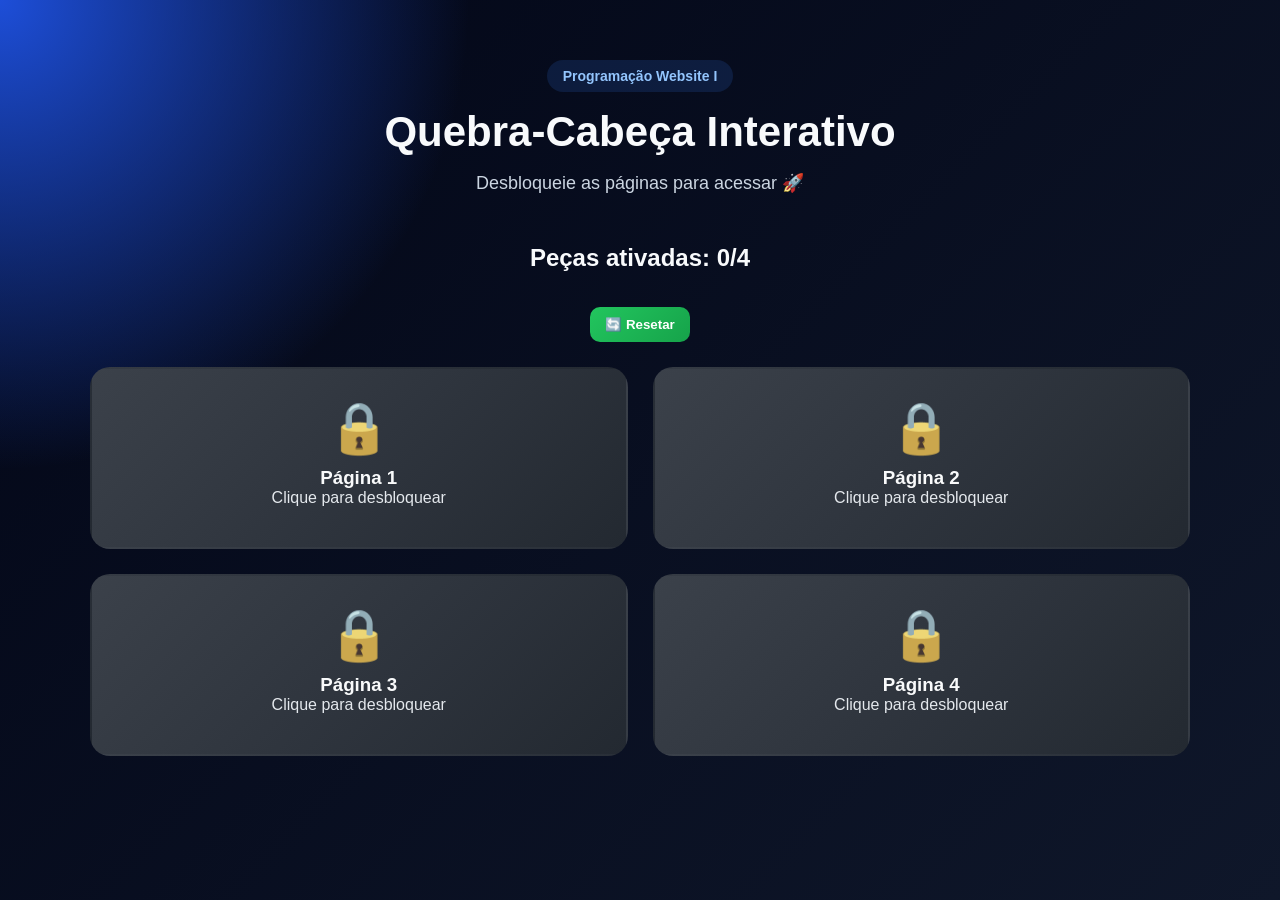
<file: index.html>
<!DOCTYPE html>
<html lang="pt-BR">
<head>
  <meta charset="UTF-8">
  <meta name="viewport" content="width=device-width, initial-scale=1.0">
  <title>Quebra-Cabeça Interativo</title>
  <link rel="stylesheet" href="css/style.css">
</head>
<body>

  <main class="container">

    <section class="hero">
      <p class="tag">Programação Website I</p>
      <h1>Quebra-Cabeça Interativo</h1>
      <p class="descricao">
        Desbloqueie as páginas para acessar 🚀
      </p>
    </section>

    <section class="area-projeto">

      <div class="contador-box">
        <h2>Peças ativadas: <span id="contador">0</span>/4</h2>

        <!-- MENSAGEM FINAL -->
        <p id="mensagemFinal" style="text-align:center; margin-top:20px; font-weight:bold;"></p>

        <!-- 🔄 BOTÃO RESET (ADICIONADO AQUI) -->
        <button id="reset" style="
          margin-top:15px;
          padding:10px 15px;
          border:none;
          border-radius:10px;
          background: linear-gradient(135deg, #22c55e, #16a34a);
          color:white;
          font-weight:bold;
          cursor:pointer;
        ">
          🔄 Resetar
        </button>

      </div>

      <div class="grid-pecas">

        <!-- PEÇA 1 -->
        <div class="peca bloqueada">
          <span class="icone">🔒</span>
          <h3>Página 1</h3>
          <p class="texto">Clique para desbloquear</p>

          <a href="aula.html" target="_blank">
            <button class="btn-abrir">Ir para página</button>
          </a>
        </div>

        <!-- PEÇA 2 -->
        <div class="peca bloqueada">
          <span class="icone">🔒</span>
          <h3>Página 2</h3>
          <p class="texto">Clique para desbloquear</p>

          <a href="aula2.html" target="_blank">
            <button class="btn-abrir">Ir para página</button>
          </a>
        </div>

        <!-- PEÇA 3 -->
        <div class="peca bloqueada">
          <span class="icone">🔒</span>
          <h3>Página 3</h3>
          <p class="texto">Clique para desbloquear</p>
          <button class="btn-abrir">Ir para página</button>
        </div>

        <!-- PEÇA 4 -->
        <div class="peca bloqueada">
          <span class="icone">🔒</span>
          <h3>Página 4</h3>
          <p class="texto">Clique para desbloquear</p>
          <button class="btn-abrir">Ir para página</button>
        </div>

      </div>

    </section>

  </main>

  <script src="js/script.js"></script>
</body>
</html>
</file>
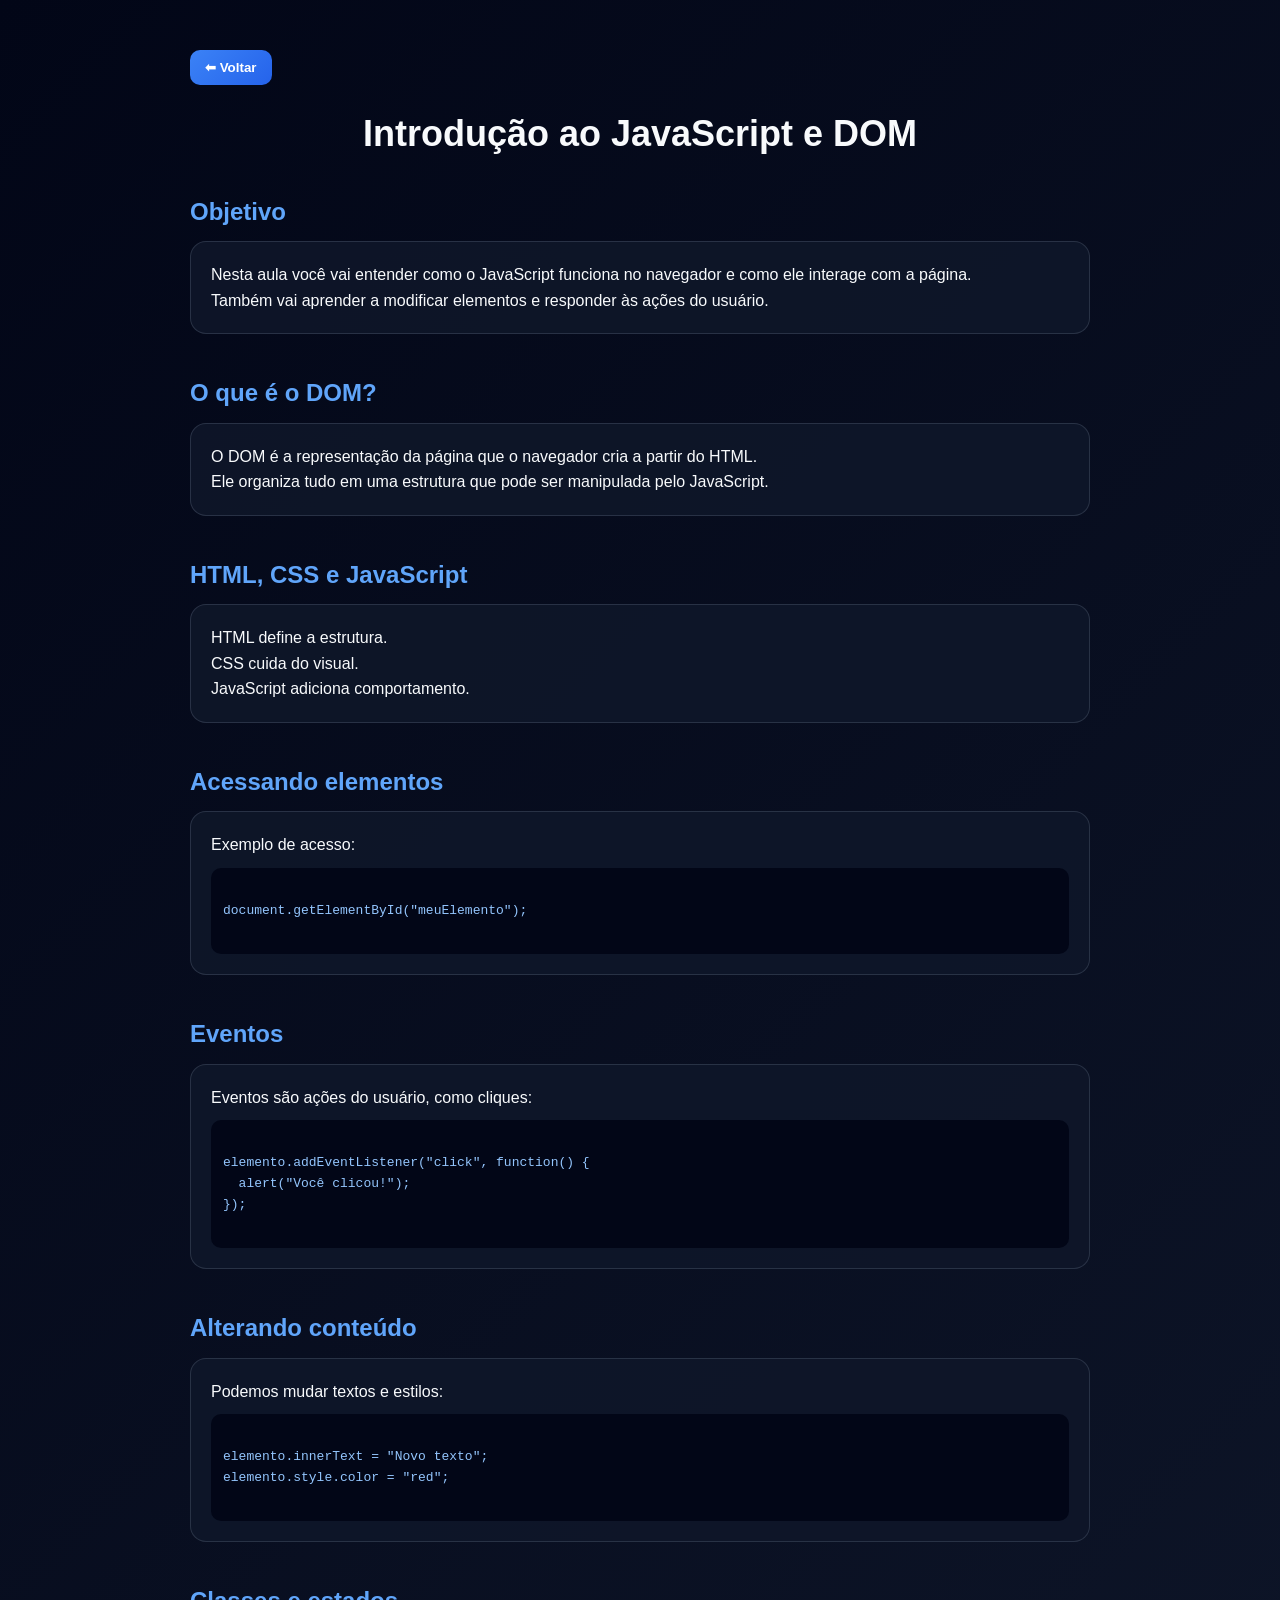
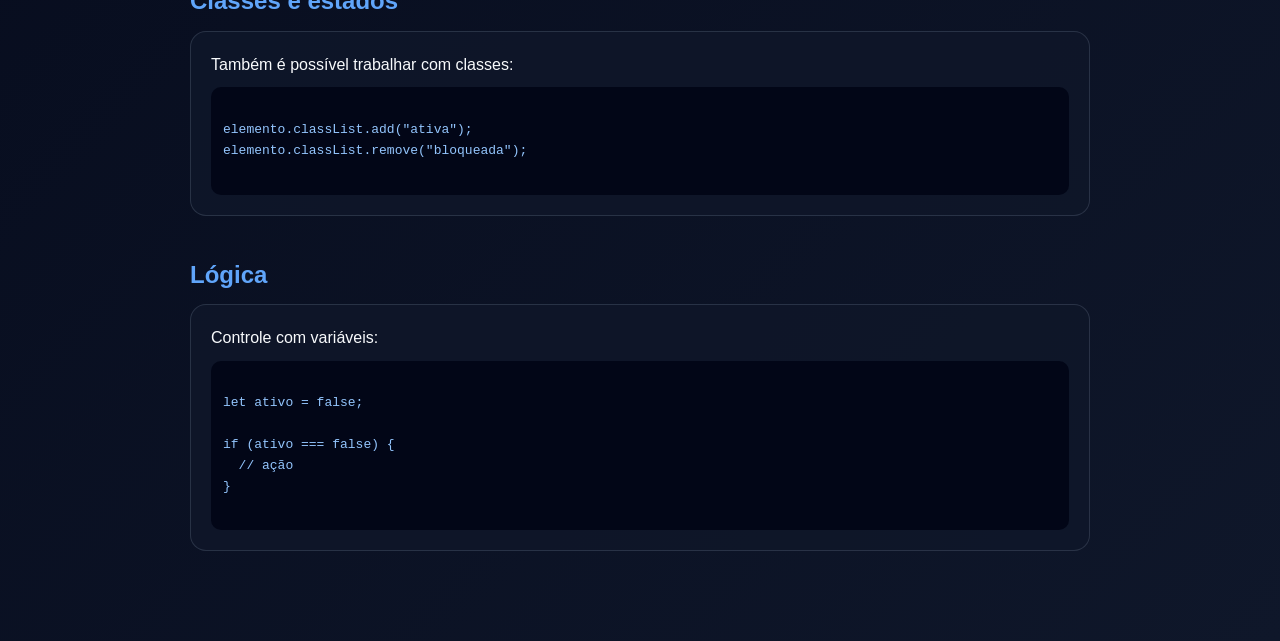
<file: aula.html>
<!DOCTYPE html>
<html lang="pt-BR">
<head>
  <meta charset="UTF-8">
  <meta name="viewport" content="width=device-width, initial-scale=1.0">
  <title>Aula - JavaScript e DOM</title>

  <link rel="stylesheet" href="css/aula.css">
</head>
<body>

  <main class="container">

    <!-- BOTÃO VOLTAR -->
    <a href="index.html">
      <button class="btn-voltar">⬅ Voltar</button>
    </a>

    <h1>Introdução ao JavaScript e DOM</h1>

    <section>
      <h2> Objetivo</h2>
      <div class="card">
        <p>Nesta aula você vai entender como o JavaScript funciona no navegador e como ele interage com a página.</p>
        <p>Também vai aprender a modificar elementos e responder às ações do usuário.</p>
      </div>
    </section>

    <section>
      <h2> O que é o DOM?</h2>
      <div class="card">
        <p>O DOM é a representação da página que o navegador cria a partir do HTML.</p>
        <p>Ele organiza tudo em uma estrutura que pode ser manipulada pelo JavaScript.</p>
      </div>
    </section>

    <section>
      <h2> HTML, CSS e JavaScript</h2>
      <div class="card">
        <p>HTML define a estrutura.</p>
        <p>CSS cuida do visual.</p>
        <p>JavaScript adiciona comportamento.</p>
      </div>
    </section>

    <section>
      <h2> Acessando elementos</h2>
      <div class="card">
        <p>Exemplo de acesso:</p>

        <pre><code>
document.getElementById("meuElemento");
        </code></pre>
      </div>
    </section>

    <section>
      <h2> Eventos</h2>
      <div class="card">
        <p>Eventos são ações do usuário, como cliques:</p>

        <pre><code>
elemento.addEventListener("click", function() {
  alert("Você clicou!");
});
        </code></pre>
      </div>
    </section>

    <section>
      <h2> Alterando conteúdo</h2>
      <div class="card">
        <p>Podemos mudar textos e estilos:</p>

        <pre><code>
elemento.innerText = "Novo texto";
elemento.style.color = "red";
        </code></pre>
      </div>
    </section>

    <section>
      <h2> Classes e estados</h2>
      <div class="card">
        <p>Também é possível trabalhar com classes:</p>

        <pre><code>
elemento.classList.add("ativa");
elemento.classList.remove("bloqueada");
        </code></pre>
      </div>
    </section>

    <section>
      <h2> Lógica</h2>
      <div class="card">
        <p>Controle com variáveis:</p>

        <pre><code>
let ativo = false;

if (ativo === false) {
  // ação
}
        </code></pre>
      </div>
    </section>

  </main>

</body>
</html>
</file>
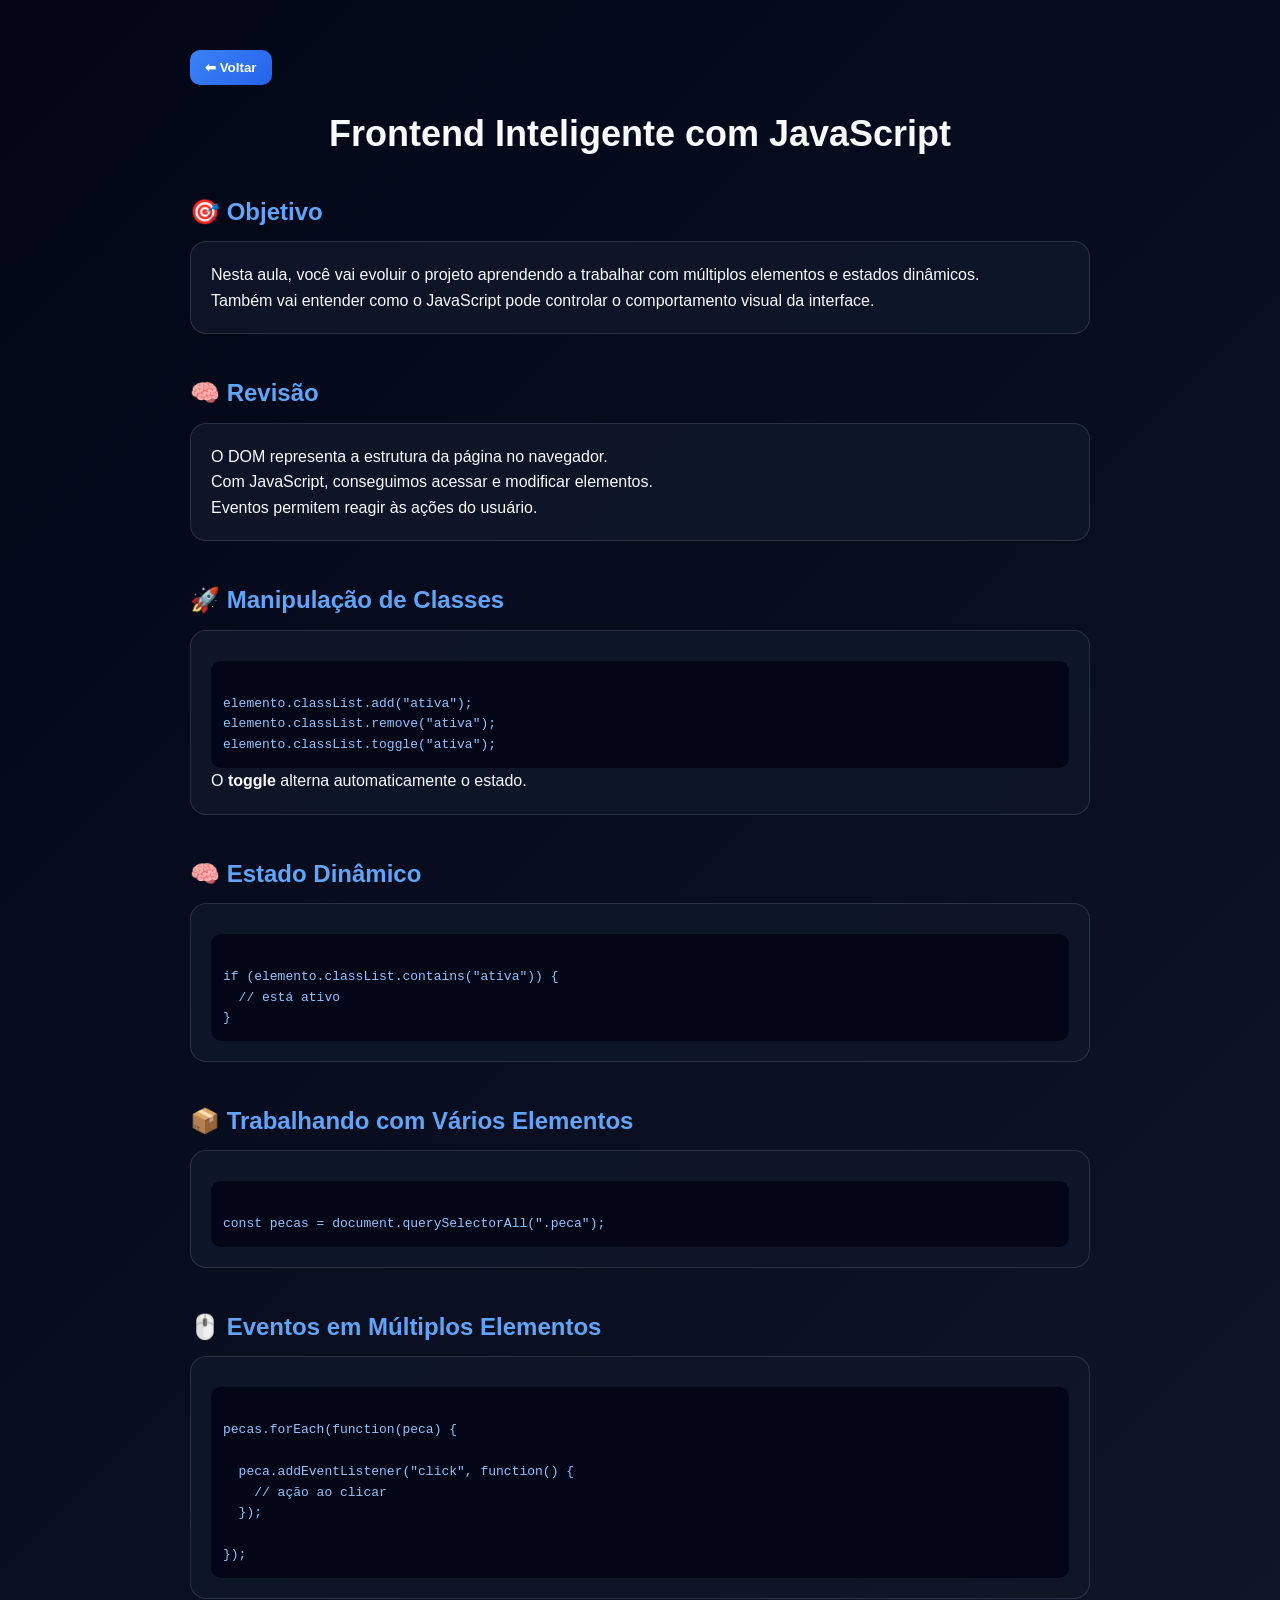
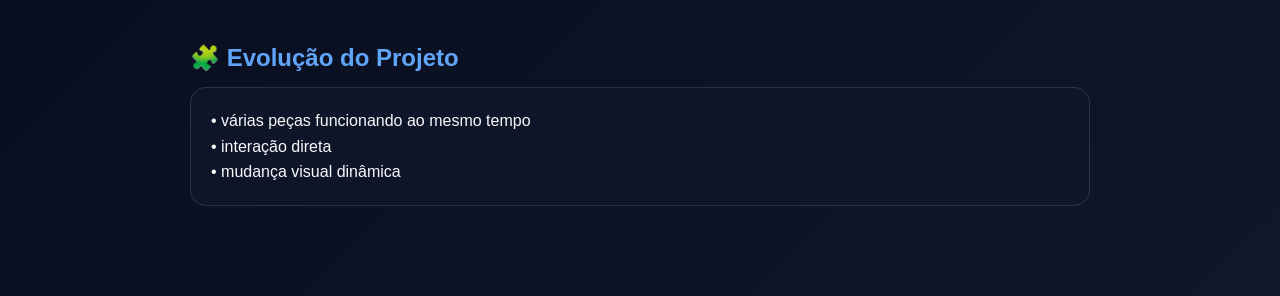
<file: aula2.html>
<!DOCTYPE html>
<html lang="pt-BR">
<head>
  <meta charset="UTF-8">
  <meta name="viewport" content="width=device-width, initial-scale=1.0">
  <title>Aula 2 - Frontend Inteligente</title>

  <link rel="stylesheet" href="css/aula.css">
</head>
<body>

  <main class="container">

    <!-- BOTÃO VOLTAR -->
    <a href="index.html">
      <button class="btn-voltar">⬅ Voltar</button>
    </a>

    <h1>Frontend Inteligente com JavaScript</h1>

    <section>
      <h2>🎯 Objetivo</h2>
      <div class="card">
        <p>Nesta aula, você vai evoluir o projeto aprendendo a trabalhar com múltiplos elementos e estados dinâmicos.</p>
        <p>Também vai entender como o JavaScript pode controlar o comportamento visual da interface.</p>
      </div>
    </section>

    <section>
      <h2>🧠 Revisão</h2>
      <div class="card">
        <p>O DOM representa a estrutura da página no navegador.</p>
        <p>Com JavaScript, conseguimos acessar e modificar elementos.</p>
        <p>Eventos permitem reagir às ações do usuário.</p>
      </div>
    </section>

    <section>
      <h2>🚀 Manipulação de Classes</h2>
      <div class="card">

<pre><code>
elemento.classList.add("ativa");
elemento.classList.remove("ativa");
elemento.classList.toggle("ativa");
</code></pre>

        <p>O <strong>toggle</strong> alterna automaticamente o estado.</p>
      </div>
    </section>

    <section>
      <h2>🧠 Estado Dinâmico</h2>
      <div class="card">

<pre><code>
if (elemento.classList.contains("ativa")) {
  // está ativo
}
</code></pre>

      </div>
    </section>

    <section>
      <h2>📦 Trabalhando com Vários Elementos</h2>
      <div class="card">

<pre><code>
const pecas = document.querySelectorAll(".peca");
</code></pre>

      </div>
    </section>

    <section>
      <h2>🖱️ Eventos em Múltiplos Elementos</h2>
      <div class="card">

<pre><code>
pecas.forEach(function(peca) {

  peca.addEventListener("click", function() {
    // ação ao clicar
  });

});
</code></pre>

      </div>
    </section>

    <section>
      <h2>🧩 Evolução do Projeto</h2>
      <div class="card">
        <p>• várias peças funcionando ao mesmo tempo</p>
        <p>• interação direta</p>
        <p>• mudança visual dinâmica</p>
      </div>
    </section>

  </main>

</body>
</html>
</file>
<file: css/style.css>
/* RESET */
* {
  margin: 0;
  padding: 0;
  box-sizing: border-box;
}

/* BODY */
body {
  min-height: 100vh;
  font-family: Arial, Helvetica, sans-serif;
  background:
    radial-gradient(circle at top left, #1d4ed8, transparent 30%),
    linear-gradient(135deg, #020617, #0f172a);
  color: #f8fafc;
}

/* CONTAINER */
.container {
  width: 90%;
  max-width: 1100px;
  margin: 0 auto;
  padding: 60px 0;
}

/* HERO */
.hero {
  text-align: center;
  margin-bottom: 50px;
}

.tag {
  display: inline-block;
  padding: 8px 16px;
  margin-bottom: 16px;
  border-radius: 999px;
  background-color: rgba(59, 130, 246, 0.15);
  color: #93c5fd;
  font-size: 14px;
  font-weight: bold;
}

.hero h1 {
  font-size: 42px;
  margin-bottom: 16px;
}

.descricao {
  max-width: 650px;
  margin: 0 auto;
  color: #cbd5e1;
  font-size: 18px;
}

/* CONTADOR */
.contador-box {
  text-align: center;
  margin-bottom: 25px;
}

/* GRID */
.grid-pecas {
  display: grid;
  grid-template-columns: repeat(2, 1fr);
  gap: 25px;
}

/* PEÇA */
.peca {
  padding: 30px;
  border-radius: 20px;
  text-align: center;
  cursor: pointer;
  transition: 0.3s;
  background: #334155;
  border: 2px solid transparent;
}

/* HOVER */
.peca:hover {
  transform: scale(1.05);
}

/* BLOQUEADA */
.bloqueada {
  background: linear-gradient(135deg, #374151, #1f2937);
  filter: grayscale(40%);
}

/* ATIVA */
.ativa {
  filter: none;
  transform: scale(1.03);
  box-shadow: 0 15px 40px rgba(0,0,0,0.4);
}

/* CORES BONITAS */
.peca:nth-child(1).ativa {
  background: linear-gradient(135deg, #22c55e, #16a34a);
}

.peca:nth-child(2).ativa {
  background: linear-gradient(135deg, #3b82f6, #2563eb);
}

.peca:nth-child(3).ativa {
  background: linear-gradient(135deg, #f59e0b, #d97706);
}

.peca:nth-child(4).ativa {
  background: linear-gradient(135deg, #ef4444, #dc2626);
}

/* ÍCONE */
.icone {
  font-size: 50px;
  display: block;
  margin-bottom: 10px;
}

/* TEXTO */
.texto {
  margin-bottom: 10px;
  color: #e2e8f0;
}

/* BOTÃO */
.btn-abrir {
  margin-top: 15px;
  padding: 10px 15px;
  border: none;
  border-radius: 10px;
  background: linear-gradient(135deg, #2563eb, #7c3aed);
  color: white;
  font-weight: bold;
  cursor: pointer;
  display: none;
  transition: 0.3s;
}

/* HOVER BOTÃO */
.btn-abrir:hover {
  transform: translateY(-2px);
  box-shadow: 0 10px 20px rgba(37, 99, 235, 0.4);
}

/* MOSTRAR BOTÃO SÓ QUANDO ATIVA */
.ativa .btn-abrir {
  display: inline-block;
}

/* RESPONSIVO */
@media (max-width: 800px) {
  .grid-pecas {
    grid-template-columns: 1fr;
  }

  .hero h1 {
    font-size: 32px;
  }
}
</file>
<file: css/aula.css>
/* Reset básico */
* {
  margin: 0;
  padding: 0;
  box-sizing: border-box;
}

/* Corpo */
body {
  font-family: Arial, Helvetica, sans-serif;
  background: linear-gradient(135deg, #020617, #0f172a);
  color: #f8fafc;
  line-height: 1.6;
}

/* Container */
.container {
  width: 90%;
  max-width: 900px;
  margin: 0 auto;
  padding: 50px 0;
}

/* Títulos */
h1 {
  font-size: 36px;
  margin-bottom: 30px;
  text-align: center;
}

h2 {
  color: #60a5fa;
  margin-bottom: 10px;
}

/* Seções */
section {
  margin-bottom: 40px;
}

/* Card */
.card {
  background: rgba(15, 23, 42, 0.9);
  padding: 20px;
  border-radius: 16px;
  border: 1px solid rgba(148, 163, 184, 0.2);
}

/* Código */
pre {
  margin-top: 10px;
}

code {
  display: block;
  background: #020617;
  padding: 12px;
  border-radius: 10px;
  color: #93c5fd;
  overflow-x: auto;
}

/* ========================= */
/* BOTÃO VOLTAR (ADICIONADO) */
/* ========================= */

.btn-voltar {
  margin-bottom: 20px;
  padding: 10px 15px;
  border: none;
  border-radius: 10px;
  background: linear-gradient(135deg, #3b82f6, #2563eb);
  color: white;
  font-weight: bold;
  cursor: pointer;
  transition: 0.3s;
}

.btn-voltar:hover {
  transform: translateY(-2px);
  box-shadow: 0 8px 20px rgba(59, 130, 246, 0.4);
}
</file>
